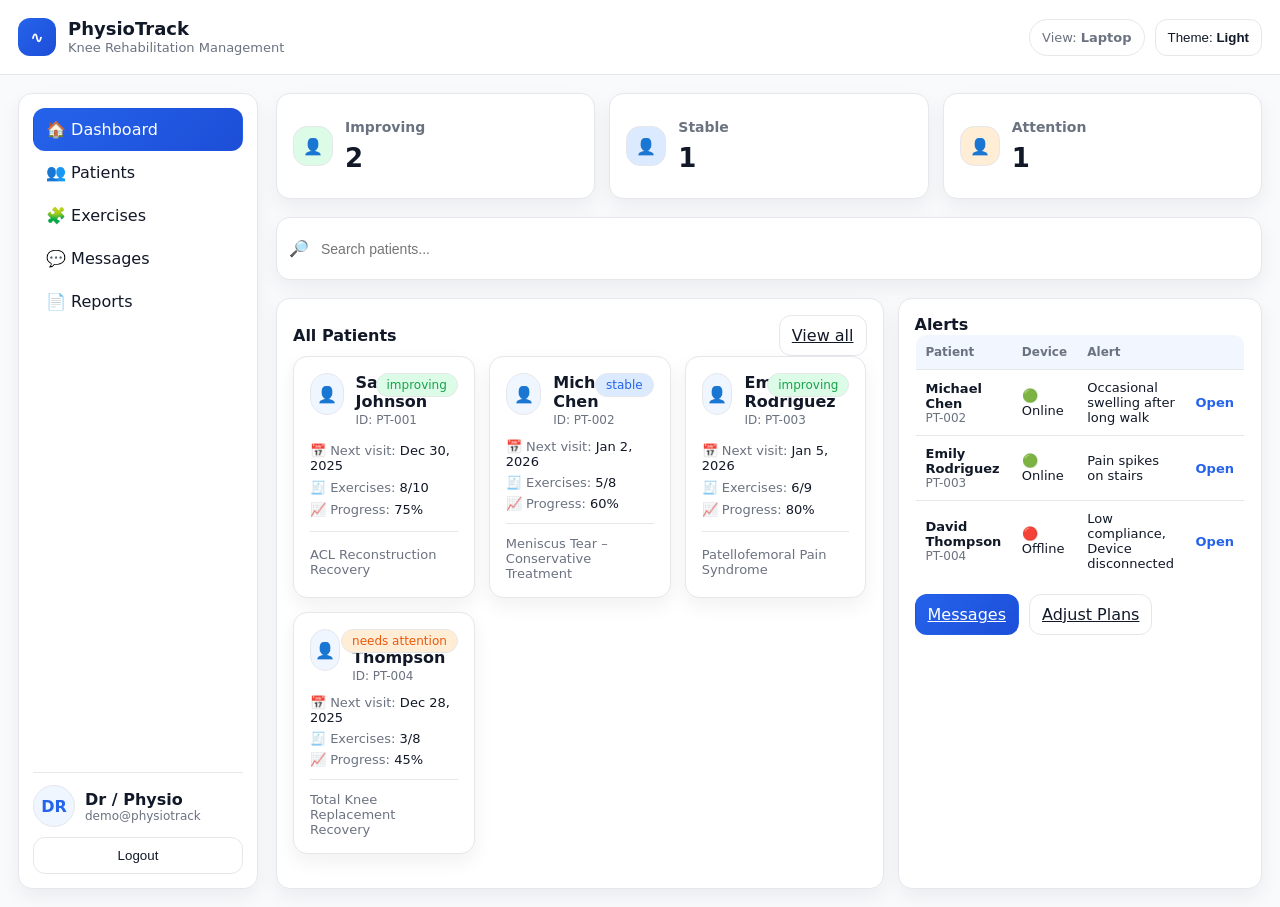
<file: index.html>
<!DOCTYPE html>
<html lang="en">
<head>
  <meta charset="UTF-8" />
  <title>PhysioTrack • Dashboard</title>
  <meta name="viewport" content="width=device-width, initial-scale=1.0" />

  <meta name="theme-color" content="#2563eb" />
  <meta name="description" content="Knee Rehabilitation Patient Management System" />
  <meta name="apple-mobile-web-app-capable" content="yes" />
  <meta name="apple-mobile-web-app-status-bar-style" content="default" />
  <meta name="apple-mobile-web-app-title" content="PhysioTrack" />
  
  <link rel="manifest" href="manifest.json" />
  <link rel="apple-touch-icon" href="icons/icon-192.png" />

  <link rel="stylesheet" href="css/style.css" />
</head>
<body>

<header class="header">
  <div class="header-inner">
    <div class="brand">
      <div class="brand-mark">∿</div>
      <div class="brand-title">
        <b>PhysioTrack</b>
        <span>Knee Rehabilitation Management</span>
      </div>
    </div>
    <div class="header-actions">
      <div class="pill">View: <b id="deviceHint">Laptop</b></div>
      <button class="icon-btn" id="btnTheme">Theme: <b id="themeLabel">Light</b></button>
    </div>
  </div>
</header>

<div class="shell">
  <aside class="sidebar">
    <nav class="nav">
      <a data-nav href="index.html" class="active">🏠 Dashboard</a>
      <a data-nav href="patients.html">👥 Patients</a>
      <a data-nav href="exercises.html">🧩 Exercises</a>
      <a data-nav href="messages.html">💬 Messages</a>
      <a data-nav href="reports.html">📄 Reports</a>
    </nav>
    <div class="sidebar-footer">
      <div class="userbox">
        <div class="avatar">DR</div>
        <div>
          <div style="font-weight:800">Dr / Physio</div>
          <div style="color:var(--muted);font-size:12px">demo@physiotrack</div>
        </div>
      </div>
      <button class="btn">Logout</button>
    </div>
  </aside>

  <main class="main">
    <section class="grid-3">
      <div class="card status">
        <div class="dot good">👤</div>
        <div><h3>Improving</h3><p class="big" id="countImproving">0</p></div>
      </div>
      <div class="card status">
        <div class="dot stable">👤</div>
        <div><h3>Stable</h3><p class="big" id="countStable">0</p></div>
      </div>
      <div class="card status">
        <div class="dot warn">👤</div>
        <div><h3>Attention</h3><p class="big" id="countAttention">0</p></div>
      </div>
    </section>

    <div class="searchbar">
      🔎
      <input id="searchInputHome" placeholder="Search patients..." />
    </div>

    <section class="grid-2">
      <div class="card">
        <div style="display:flex;justify-content:space-between;align-items:center">
          <h2 class="section-title">All Patients</h2>
          <a class="btn" href="patients.html">View all</a>
        </div>
        <div id="patientsGrid" class="patients-grid"></div>
      </div>

      <div class="card">
        <h2 class="section-title">Alerts</h2>
        <table class="table">
          <thead>
            <tr><th>Patient</th><th>Device</th><th>Alert</th><th></th></tr>
          </thead>
          <tbody id="alertsTableBody"></tbody>
        </table>
        <div style="height:12px"></div>
        <div style="display:flex;gap:10px">
          <a class="btn primary" href="messages.html">Messages</a>
          <a class="btn" href="exercises.html">Adjust Plans</a>
        </div>
      </div>
    </section>
  </main>
</div>

<nav class="mobile-nav">
  <div class="tabs">
    <a data-nav href="index.html" class="active">🏠<div>Home</div></a>
    <a data-nav href="patients.html">👥<div>Patients</div></a>
    <a data-nav href="exercises.html">🧩<div>Plans</div></a>
    <a data-nav href="messages.html">💬<div>Chat</div></a>
    <a data-nav href="reports.html">📄<div>Reports</div></a>
  </div>
</nav>

<div id="installBanner" style="display:none;position:fixed;bottom:80px;right:20px;z-index:9999;">
  <button id="installBtn" style="background:#2563eb;color:#fff;border:none;padding:12px 20px;border-radius:12px;font-weight:700;cursor:pointer;box-shadow: 0 4px 15px rgba(0,0,0,0.2);">
    📲 Install PhysioTrack App
  </button>
</div>

<script>
  // Service Worker Registration
  if ('serviceWorker' in navigator) {
    window.addEventListener('load', () => {
      navigator.serviceWorker.register('service-worker.js')
        .then(reg => console.log('✅ SW Registered'))
        .catch(err => console.log('❌ SW Error', err));
    });
  }

  // PWA Install Logic
  let deferredPrompt;
  const installBanner = document.getElementById('installBanner');
  
  window.addEventListener('beforeinstallprompt', (e) => {
    e.preventDefault();
    deferredPrompt = e;
    installBanner.style.display = 'block';
  });

  document.getElementById('installBtn').addEventListener('click', async () => {
    if (deferredPrompt) {
      deferredPrompt.prompt();
      const { outcome } = await deferredPrompt.userChoice;
      console.log(`User response to install: ${outcome}`);
      deferredPrompt = null;
      installBanner.style.display = 'none';
    }
  });
</script>

<script type="module" src="js/app.js"></script>
</body>
</html>
</file>
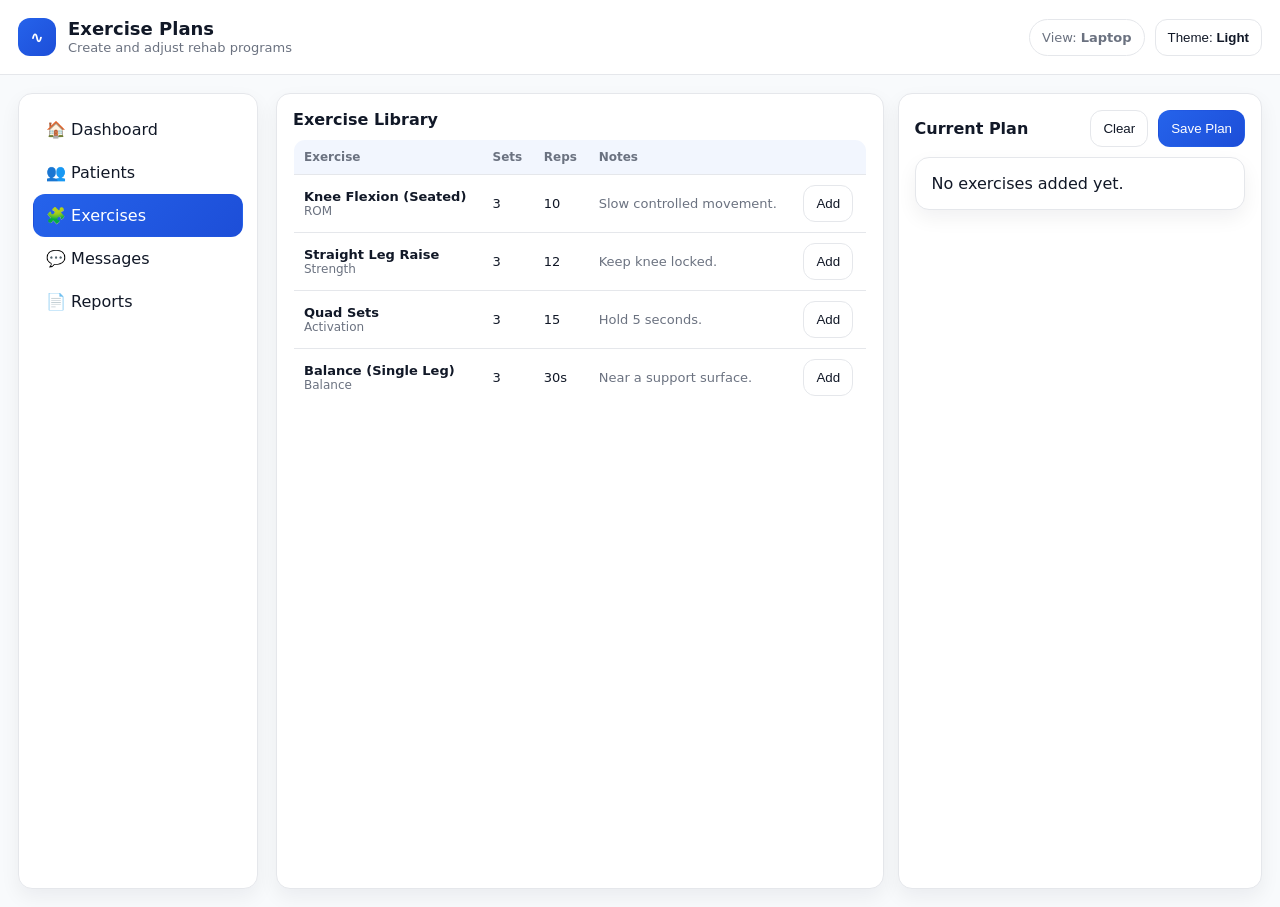
<file: exercises.html>
<!DOCTYPE html>
<html lang="en">
<head>
  <meta charset="UTF-8" />
  <title>PhysioTrack • Exercises</title>
  <meta name="viewport" content="width=device-width, initial-scale=1.0" />

  <meta name="theme-color" content="#2563eb" />
  <meta name="description" content="Knee Rehabilitation Patient Management System" />
  <meta name="apple-mobile-web-app-capable" content="yes" />
  <meta name="apple-mobile-web-app-status-bar-style" content="default" />
  <meta name="apple-mobile-web-app-title" content="PhysioTrack" />
  
  <link rel="manifest" href="manifest.json" />
  <link rel="apple-touch-icon" href="icons/icon-192.png" />

  <link rel="stylesheet" href="css/style.css" />
</head>
<body>

<header class="header">
  <div class="header-inner">
    <div class="brand">
      <div class="brand-mark">∿</div>
      <div class="brand-title">
        <b>Exercise Plans</b>
        <span id="exForPatient">Create and adjust rehab programs</span>
      </div>
    </div>
    <div class="header-actions">
      <div class="pill">View: <b id="deviceHint">Laptop</b></div>
      <button class="icon-btn" id="btnTheme">Theme: <b id="themeLabel">Light</b></button>
    </div>
  </div>
</header>

<div class="shell">
  <aside class="sidebar">
    <nav class="nav">
      <a data-nav href="index.html">🏠 Dashboard</a>
      <a data-nav href="patients.html">👥 Patients</a>
      <a data-nav href="exercises.html" class="active">🧩 Exercises</a>
      <a data-nav href="messages.html">💬 Messages</a>
      <a data-nav href="reports.html">📄 Reports</a>
    </nav>
  </aside>

  <main class="main">
    <section class="grid-2">
      <div class="card">
        <h2 class="section-title">Exercise Library</h2>
        <div style="height:10px"></div>
        <table class="table">
          <thead>
            <tr>
              <th>Exercise</th>
              <th>Sets</th>
              <th>Reps</th>
              <th>Notes</th>
              <th></th>
            </tr>
          </thead>
          <tbody id="exerciseLibrary"></tbody>
        </table>
      </div>

      <div class="card">
        <div style="display:flex;justify-content:space-between;align-items:center;gap:10px">
          <h2 class="section-title">Current Plan</h2>
          <div style="display:flex;gap:10px;flex-wrap:wrap;justify-content:flex-end">
            <button class="btn" id="btnClearPlan">Clear</button>
            <button class="btn primary" id="btnSavePlan">Save Plan</button>
          </div>
        </div>
        <div style="height:10px"></div>
        <div id="currentPlan" style="display:grid;gap:10px"></div>
      </div>
    </section>
  </main>
</div>

<nav class="mobile-nav">
  <div class="tabs">
    <a data-nav href="index.html">🏠<div>Home</div></a>
    <a data-nav href="patients.html">👥<div>Patients</div></a>
    <a data-nav href="exercises.html" class="active">🧩<div>Plans</div></a>
    <a data-nav href="messages.html">💬<div>Chat</div></a>
    <a data-nav href="reports.html">📄<div>Reports</div></a>
  </div>
</nav>

<script>
  // Service Worker Registration
  if ('serviceWorker' in navigator) {
    window.addEventListener('load', () => {
      navigator.serviceWorker.register('service-worker.js')
        .then(reg => console.log('✅ SW active on exercises page'))
        .catch(err => console.log('❌ SW Error:', err));
    });
  }
</script>

<script type="module" src="js/app.js"></script>
</body>
</html>
</file>
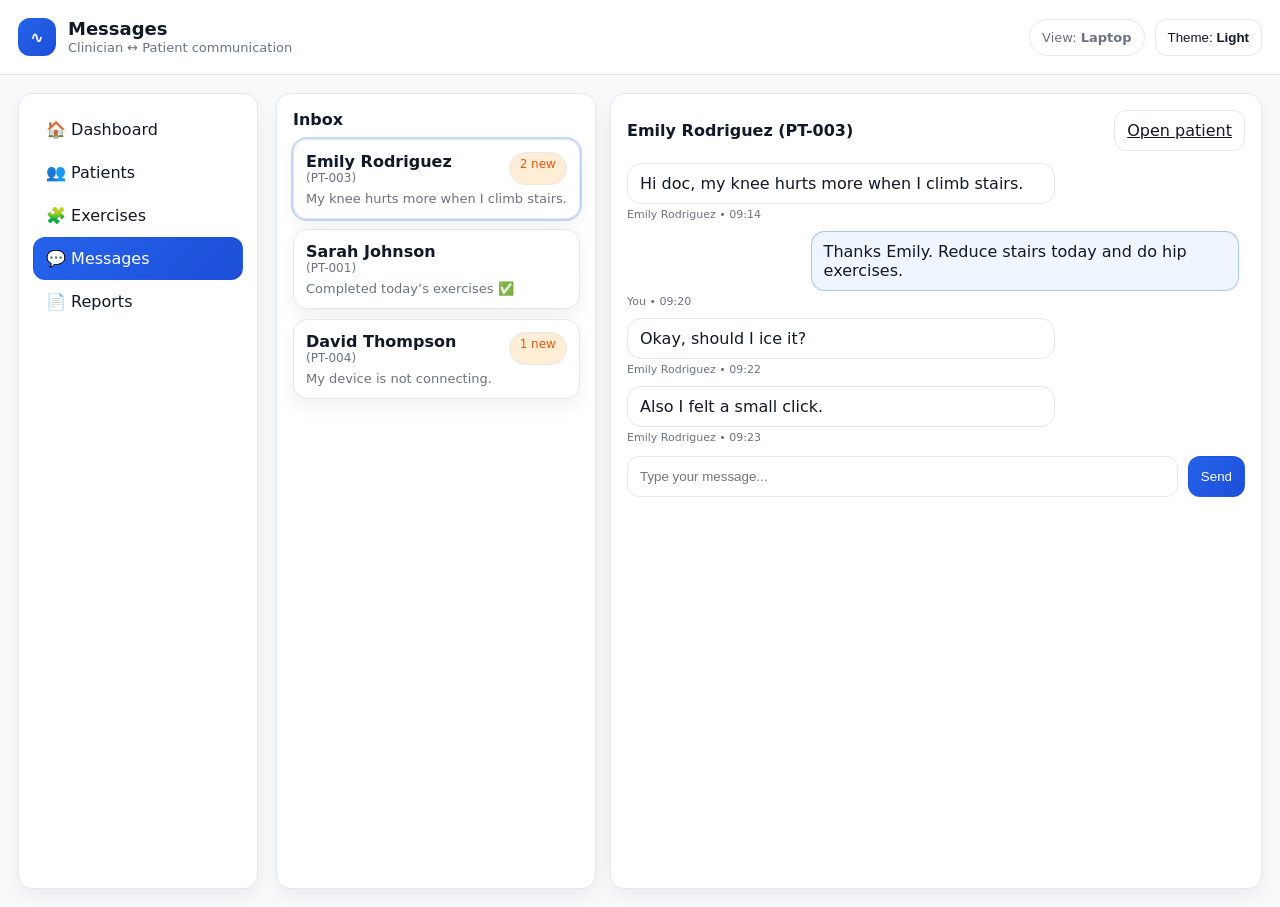
<file: messages.html>
<!DOCTYPE html>
<html lang="en">
<head>
  <meta charset="UTF-8" />
  <title>PhysioTrack • Messages</title>
  <meta name="viewport" content="width=device-width, initial-scale=1.0" />
  <link rel="stylesheet" href="css/style.css" />
</head>
<body>

<header class="header">
  <div class="header-inner">
    <div class="brand">
      <div class="brand-mark">∿</div>
      <div class="brand-title">
        <b>Messages</b>
        <span>Clinician ↔ Patient communication</span>
      </div>
    </div>
    <div class="header-actions">
      <div class="pill">View: <b id="deviceHint">Laptop</b></div>
      <button class="icon-btn" id="btnTheme">Theme: <b id="themeLabel">Light</b></button>
    </div>
  </div>
</header>

<div class="shell">
  <aside class="sidebar">
    <nav class="nav">
      <a data-nav href="index.html">🏠 Dashboard</a>
      <a data-nav href="patients.html">👥 Patients</a>
      <a data-nav href="exercises.html">🧩 Exercises</a>
      <a data-nav href="messages.html" class="active">💬 Messages</a>
      <a data-nav href="reports.html">📄 Reports</a>
    </nav>
  </aside>

  <main class="main">
    <section class="msg-layout">
      <div class="card">
        <h2 class="section-title">Inbox</h2>
        <div style="height:10px"></div>
        <div id="inboxList" style="display:grid;gap:10px"></div>
      </div>

      <div class="card">
        <div style="display:flex;justify-content:space-between;align-items:center;gap:10px">
          <h2 class="section-title" id="chatTitle">—</h2>
          <a class="btn" href="patients.html">Open patient</a>
        </div>

        <div style="height:12px"></div>
        <div class="thread" id="thread"></div>

        <div class="chat-input">
          <input id="chatText" placeholder="Type your message..." />
          <button class="btn primary" id="btnSend">Send</button>
        </div>
      </div>
    </section>
  </main>
</div>

<nav class="mobile-nav">
  <div class="tabs">
    <a data-nav href="index.html">🏠<div>Home</div></a>
    <a data-nav href="patients.html">👥<div>Patients</div></a>
    <a data-nav href="exercises.html">🧩<div>Plans</div></a>
    <a data-nav href="messages.html" class="active">💬<div>Chat</div></a>
    <a data-nav href="reports.html">📄<div>Reports</div></a>
  </div>
</nav>

<script type="module" src="js/app.js"></script>
</body>
</html>
</file>
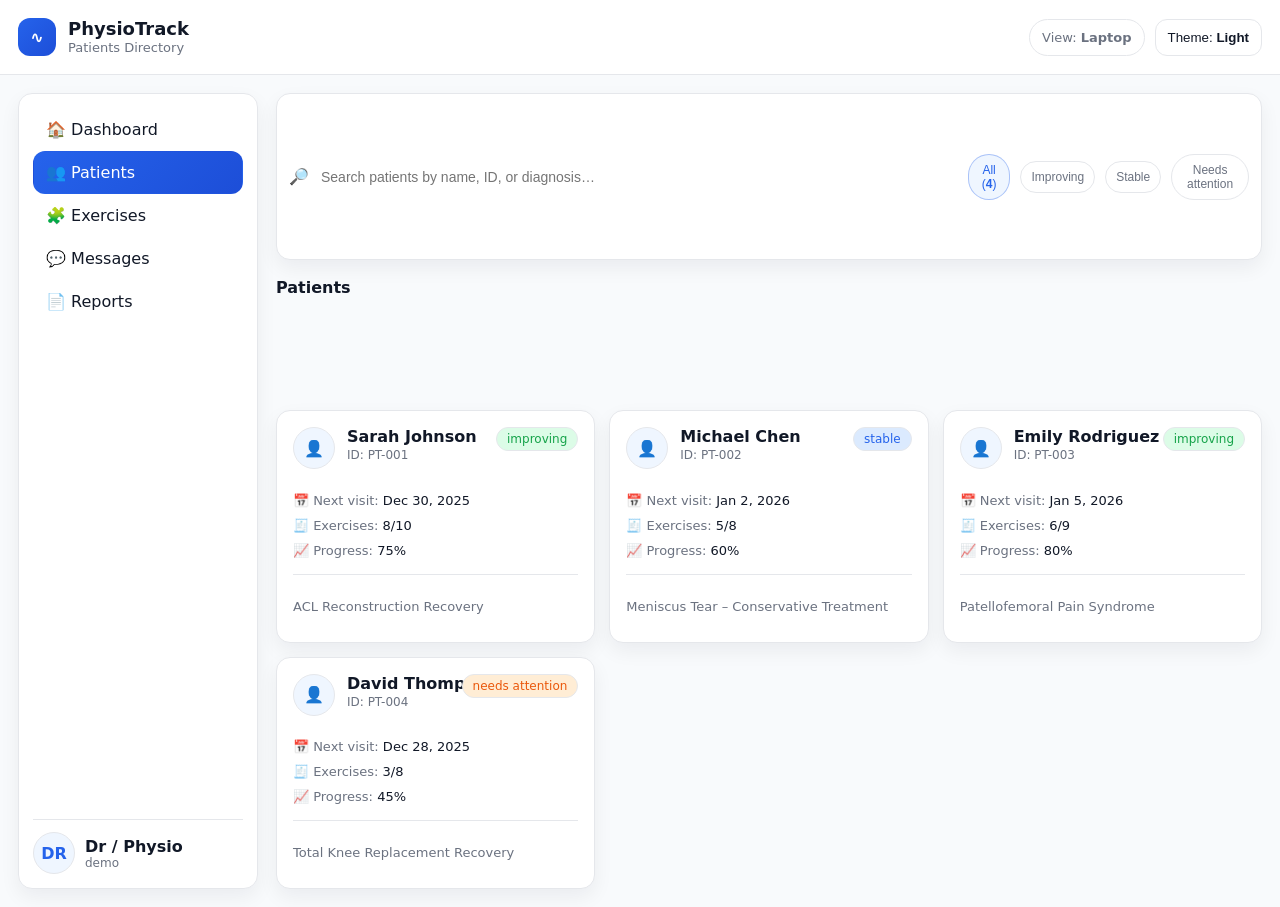
<file: patients.html>
<!DOCTYPE html>
<html lang="en">
<head>
  <meta charset="UTF-8" />
  <title>PhysioTrack • Patients</title>
  <meta name="viewport" content="width=device-width, initial-scale=1.0" />
  <link rel="stylesheet" href="css/style.css" />
</head>
<body>

<header class="header">
  <div class="header-inner">
    <div class="brand">
      <div class="brand-mark">∿</div>
      <div class="brand-title">
        <b>PhysioTrack</b>
        <span>Patients Directory</span>
      </div>
    </div>
    <div class="header-actions">
      <div class="pill">View: <b id="deviceHint">Laptop</b></div>
      <button class="icon-btn" id="btnTheme">Theme: <b id="themeLabel">Light</b></button>
    </div>
  </div>
</header>

<div class="shell">
  <aside class="sidebar">
    <nav class="nav">
      <a data-nav href="index.html">🏠 Dashboard</a>
      <a data-nav href="patients.html" class="active">👥 Patients</a>
      <a data-nav href="exercises.html">🧩 Exercises</a>
      <a data-nav href="messages.html">💬 Messages</a>
      <a data-nav href="reports.html">📄 Reports</a>
    </nav>
    <div class="sidebar-footer">
      <div class="userbox">
        <div class="avatar">DR</div>
        <div>
          <div style="font-weight:800">Dr / Physio</div>
          <div style="color:var(--muted);font-size:12px">demo</div>
        </div>
      </div>
    </div>
  </aside>

  <main class="main">
    <div class="searchbar">
      🔎
      <input id="searchInput" placeholder="Search patients by name, ID, or diagnosis…" />
      <button class="chip active" data-filter="all">All (<b id="patientsCount">0</b>)</button>
      <button class="chip" data-filter="improving">Improving</button>
      <button class="chip" data-filter="stable">Stable</button>
      <button class="chip" data-filter="needs-attention">Needs attention</button>
    </div>

    <h2 class="section-title">Patients</h2>
    <section class="patients-grid" id="patientsGrid"></section>
  </main>
</div>

<nav class="mobile-nav">
  <div class="tabs">
    <a data-nav href="index.html">🏠<div>Home</div></a>
    <a data-nav href="patients.html" class="active">👥<div>Patients</div></a>
    <a data-nav href="exercises.html">🧩<div>Plans</div></a>
    <a data-nav href="messages.html">💬<div>Chat</div></a>
    <a data-nav href="reports.html">📄<div>Reports</div></a>
  </div>
</nav>

<script type="module" src="js/app.js"></script>
</body>
</html>
</file>
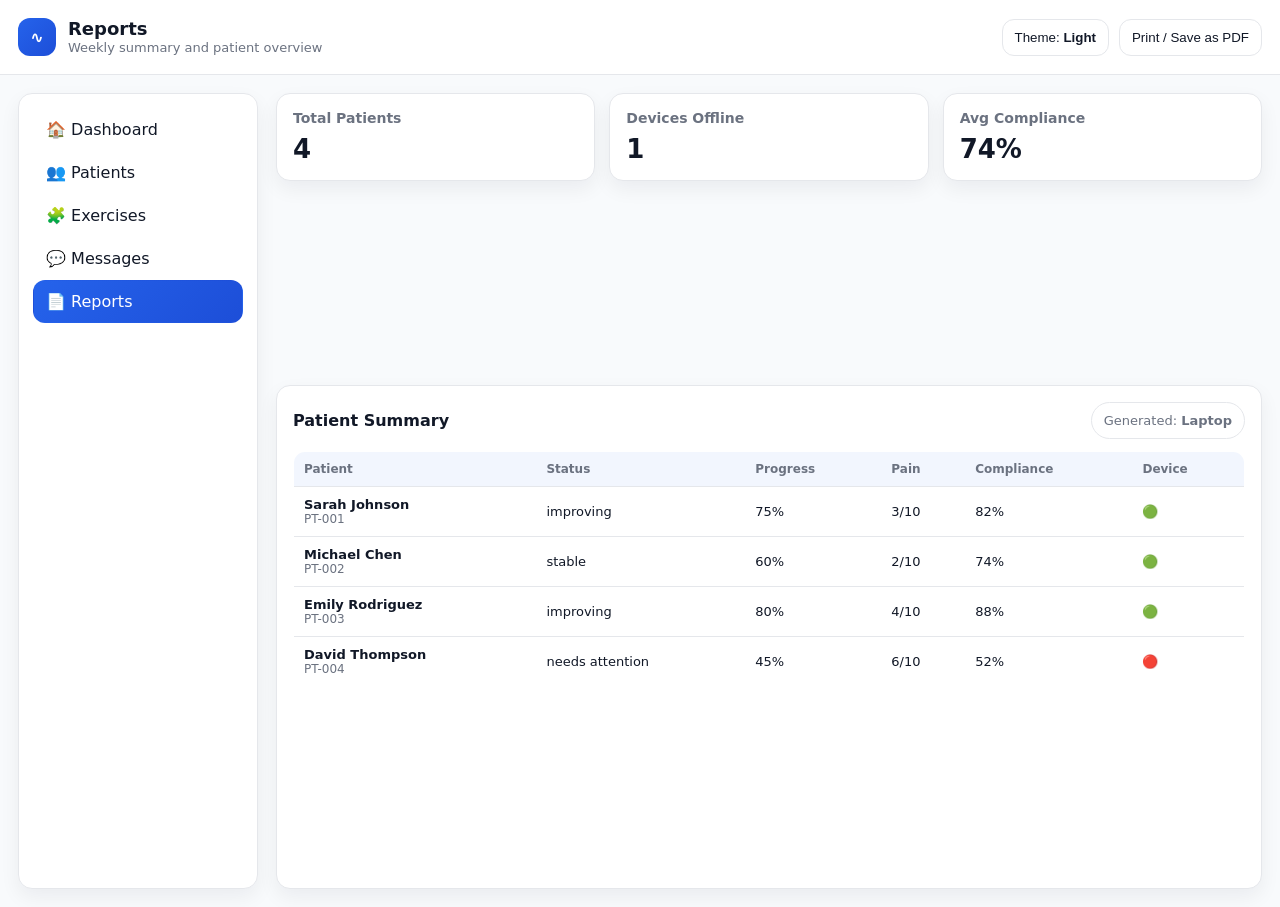
<file: reports.html>
<!DOCTYPE html>
<html lang="en">
<head>
  <meta charset="UTF-8" />
  <title>PhysioTrack • Reports</title>
  <meta name="viewport" content="width=device-width, initial-scale=1.0" />
  <link rel="stylesheet" href="css/style.css" />
  <style>
    /* Print styling */
    @media print{
      .sidebar,.mobile-nav,.header .header-actions,#btnPrint{ display:none !important; }
      body{ background:#fff; }
      .shell{ display:block; padding:0; }
      .main{ padding:0; }
      .card{ box-shadow:none !important; }
    }
  </style>
</head>
<body>

<header class="header">
  <div class="header-inner">
    <div class="brand">
      <div class="brand-mark">∿</div>
      <div class="brand-title">
        <b>Reports</b>
        <span>Weekly summary and patient overview</span>
      </div>
    </div>
    <div class="header-actions">
      <button class="icon-btn" id="btnTheme">Theme: <b id="themeLabel">Light</b></button>
      <button class="icon-btn" id="btnPrint">Print / Save as PDF</button>
    </div>
  </div>
</header>

<div class="shell">
  <aside class="sidebar">
    <nav class="nav">
      <a data-nav href="index.html">🏠 Dashboard</a>
      <a data-nav href="patients.html">👥 Patients</a>
      <a data-nav href="exercises.html">🧩 Exercises</a>
      <a data-nav href="messages.html">💬 Messages</a>
      <a data-nav href="reports.html" class="active">📄 Reports</a>
    </nav>
  </aside>

  <main class="main">
    <div id="reportSummary"></div>

    <div class="card">
      <div style="display:flex;justify-content:space-between;align-items:center;gap:10px">
        <h2 class="section-title">Patient Summary</h2>
        <div class="pill">Generated: <b id="deviceHint">—</b></div>
      </div>

      <div style="height:12px"></div>

      <table class="table">
        <thead>
          <tr>
            <th>Patient</th>
            <th>Status</th>
            <th>Progress</th>
            <th>Pain</th>
            <th>Compliance</th>
            <th>Device</th>
          </tr>
        </thead>
        <tbody id="reportTableBody"></tbody>
      </table>
    </div>
  </main>
</div>

<nav class="mobile-nav">
  <div class="tabs">
    <a data-nav href="index.html">🏠<div>Home</div></a>
    <a data-nav href="patients.html">👥<div>Patients</div></a>
    <a data-nav href="exercises.html">🧩<div>Plans</div></a>
    <a data-nav href="messages.html">💬<div>Chat</div></a>
    <a data-nav href="reports.html" class="active">📄<div>Reports</div></a>
  </div>
</nav>

<script type="module" src="js/app.js"></script>
</body>
</html>
</file>
<file: css/style.css>
:root{
  --bg:#f8fafc;
  --panel:#ffffff;
  --text:#111827;
  --muted:#6b7280;
  --border:#e5e7eb;

  --primary:#2563eb;
  --primary-700:#1d4ed8;
  --primary-50:#eff6ff;

  --good:#16a34a;
  --good-bg:#dcfce7;

  --stable:#2563eb;
  --stable-bg:#dbeafe;

  --warn:#ea580c;
  --warn-bg:#ffedd5;

  --shadow: 0 8px 20px rgba(17,24,39,.06);
  --radius:14px;
}

[data-theme="dark"]{
  --bg:#0b1220;
  --panel:#0f172a;
  --text:#e5e7eb;
  --muted:#9ca3af;
  --border:#23314a;

  --primary:#60a5fa;
  --primary-700:#3b82f6;
  --primary-50:#0b2347;

  --good:#22c55e;
  --good-bg:#052a18;

  --stable:#60a5fa;
  --stable-bg:#0b2347;

  --warn:#fb923c;
  --warn-bg:#2a1605;

  --shadow: 0 10px 22px rgba(0,0,0,.25);
}

*{ box-sizing:border-box; }
html,body{ height:100%; }
body{
  margin:0;
  background:var(--bg);
  color:var(--text);
  font-family: ui-sans-serif, system-ui, -apple-system, Segoe UI, Roboto, Arial, "Apple Color Emoji", "Segoe UI Emoji";
}

/* Layout */
.header{
  position:sticky;
  top:0;
  z-index:50;
  background:var(--panel);
  border-bottom:1px solid var(--border);
}
.header-inner{
  max-width:1280px;
  margin:0 auto;
  padding:18px 18px;
  display:flex;
  align-items:center;
  justify-content:space-between;
  gap:12px;
}
.brand{
  display:flex;
  align-items:center;
  gap:12px;
}
.brand-mark{
  width:38px;height:38px;
  border-radius:12px;
  background:linear-gradient(135deg,var(--primary),var(--primary-700));
  display:grid;
  place-items:center;
  color:white;
  font-weight:800;
}
.brand-title{
  display:flex;
  flex-direction:column;
  line-height:1.2;
}
.brand-title b{ font-size:18px; }
.brand-title span{ font-size:13px; color:var(--muted); }

.header-actions{
  display:flex;
  align-items:center;
  gap:10px;
}
.icon-btn{
  border:1px solid var(--border);
  background:var(--panel);
  color:var(--text);
  padding:10px 12px;
  border-radius:12px;
  cursor:pointer;
  box-shadow:none;
}
.icon-btn:hover{ border-color:rgba(37,99,235,.35); }
.pill{
  border:1px solid var(--border);
  background:var(--panel);
  padding:10px 12px;
  border-radius:999px;
  color:var(--muted);
  font-size:13px;
}

.shell{
  max-width:1280px;
  margin:0 auto;
  padding:18px;
  display:grid;
  grid-template-columns: 240px 1fr;
  gap:18px;
}

/* Sidebar */
.sidebar{
  position:sticky;
  top:86px;
  align-self:start;
  height: calc(100vh - 104px);
  padding:14px;
  background:var(--panel);
  border:1px solid var(--border);
  border-radius:var(--radius);
  box-shadow:var(--shadow);
  display:flex;
  flex-direction:column;
  gap:10px;
}
.nav a{
  display:flex;
  align-items:center;
  gap:10px;
  padding:11px 12px;
  border-radius:12px;
  text-decoration:none;
  color:var(--text);
  border:1px solid transparent;
}
.nav a small{ color:var(--muted); }
.nav a:hover{
  background:var(--primary-50);
  border-color: rgba(37,99,235,.25);
}
.nav a.active{
  background:linear-gradient(135deg,var(--primary),var(--primary-700));
  color:#fff;
}
.nav a.active small{ color:rgba(255,255,255,.85); }
.sidebar-footer{
  margin-top:auto;
  border-top:1px solid var(--border);
  padding-top:12px;
  display:grid;
  gap:10px;
}
.userbox{
  display:flex;
  gap:10px;
  align-items:center;
}
.avatar{
  width:42px;height:42px;
  border-radius:999px;
  background:var(--primary-50);
  display:grid;
  place-items:center;
  color:var(--primary);
  font-weight:700;
  border:1px solid var(--border);
}

/* Main content */
.main{
  display:grid;
  gap:18px;
}

.grid-3{
  display:grid;
  grid-template-columns: repeat(3, 1fr);
  gap:14px;
}

.card{
  background:var(--panel);
  border:1px solid var(--border);
  border-radius:var(--radius);
  box-shadow:var(--shadow);
  padding:16px;
}
.card h3{ margin:0 0 8px 0; font-size:14px; color:var(--muted); font-weight:600; }
.card .big{
  font-size:26px;
  font-weight:800;
  margin:0;
}

.status{
  display:flex;
  align-items:center;
  gap:12px;
}
.status .dot{
  width:40px;height:40px;border-radius:14px;
  display:grid;place-items:center;
  border:1px solid var(--border);
}
.dot.good{ background:var(--good-bg); color:var(--good); }
.dot.stable{ background:var(--stable-bg); color:var(--stable); }
.dot.warn{ background:var(--warn-bg); color:var(--warn); }

.searchbar{
  display:flex;
  gap:10px;
  align-items:center;
  padding:12px 12px;
  border:1px solid var(--border);
  background:var(--panel);
  border-radius:var(--radius);
  box-shadow:var(--shadow);
}
.searchbar input{
  width:100%;
  border:0;
  outline:0;
  background:transparent;
  color:var(--text);
  font-size:14px;
}
.searchbar .chip{
  border:1px solid var(--border);
  background:var(--panel);
  border-radius:999px;
  padding:8px 10px;
  font-size:12px;
  color:var(--muted);
  cursor:pointer;
}
.searchbar .chip.active{
  background:var(--primary-50);
  color:var(--primary);
  border-color: rgba(37,99,235,.35);
}

/* Patients grid */
.section-title{
  margin:0;
  font-size:16px;
  font-weight:800;
}
.patients-grid{
  display:grid;
  grid-template-columns: repeat(3, 1fr);
  gap:14px;
}
.patient-card{
  background:var(--panel);
  border:1px solid var(--border);
  border-radius:var(--radius);
  box-shadow:var(--shadow);
  padding:16px;
  display:grid;
  gap:12px;
  cursor:pointer;
  transition: transform .08s ease;
}
.patient-card:hover{ transform: translateY(-2px); }
.patient-top{
  display:flex;
  gap:12px;
  align-items:flex-start;
  position:relative;
}
.patient-id{
  color:var(--muted);
  font-size:12px;
  margin-top:2px;
}
.badge{
  position:absolute;
  right:0; top:0;
  border-radius:999px;
  padding:4px 10px;
  font-size:12px;
  border:1px solid var(--border);
  text-transform: lowercase;
}
.badge.good{ background:var(--good-bg); color:var(--good); }
.badge.stable{ background:var(--stable-bg); color:var(--stable); }
.badge.warn{ background:var(--warn-bg); color:var(--warn); }

.kv{
  list-style:none;
  padding:0;margin:0;
  display:grid;
  gap:6px;
  font-size:13px;
  color:var(--text);
}
.kv span{ color:var(--muted); }

.divider{
  height:1px;
  background:var(--border);
}
.diagnosis{
  font-size:13px;
  color:var(--muted);
}

/* Two-column dashboard sections */
.grid-2{
  display:grid;
  grid-template-columns: 1.25fr .75fr;
  gap:14px;
}

/* Tables */
.table{
  width:100%;
  border-collapse:collapse;
  overflow:hidden;
  border-radius:12px;
  border:1px solid var(--border);
}
.table th{
  text-align:left;
  font-size:12px;
  color:var(--muted);
  font-weight:700;
  background:rgba(37,99,235,.06);
  padding:10px;
  border-bottom:1px solid var(--border);
}
.table td{
  padding:10px;
  border-bottom:1px solid var(--border);
  font-size:13px;
}
.table tr:last-child td{ border-bottom:none; }
.table a{
  color:var(--primary);
  text-decoration:none;
  font-weight:700;
}

/* Buttons */
.btn{
  border:1px solid var(--border);
  background:var(--panel);
  color:var(--text);
  border-radius:12px;
  padding:10px 12px;
  cursor:pointer;
}
.btn.primary{
  background:linear-gradient(135deg,var(--primary),var(--primary-700));
  color:#fff;
  border-color:transparent;
}
.btn:hover{ border-color: rgba(37,99,235,.35); }
.btn.primary:hover{ filter:brightness(1.02); }

/* Messages */
.msg-layout{
  display:grid;
  grid-template-columns: 320px 1fr;
  gap:14px;
}
.thread{
  display:flex;
  flex-direction:column;
  gap:10px;
  max-height:520px;
  overflow:auto;
  padding-right:6px;
}
.thread .bubble{
  max-width: 70%;
  padding:10px 12px;
  border-radius:14px;
  border:1px solid var(--border);
  background:var(--panel);
  color:var(--text);
}
.thread .bubble.me{
  margin-left:auto;
  background:var(--primary-50);
  border-color: rgba(37,99,235,.35);
}
.thread .meta{
  font-size:11px;
  color:var(--muted);
  margin-top:4px;
}
.chat-input{
  display:flex;
  gap:10px;
  margin-top:12px;
}
.chat-input input{
  flex:1;
  padding:12px;
  border-radius:12px;
  border:1px solid var(--border);
  background:var(--panel);
  color:var(--text);
}

/* Mobile bottom nav */
.mobile-nav{
  display:none;
  position:fixed;
  bottom:0;
  left:0; right:0;
  z-index:60;
  background:var(--panel);
  border-top:1px solid var(--border);
  padding:10px 10px;
}
.mobile-nav .tabs{
  display:grid;
  grid-template-columns: repeat(5, 1fr);
  gap:8px;
}
.mobile-nav a{
  text-decoration:none;
  color:var(--muted);
  font-size:12px;
  display:grid;
  place-items:center;
  padding:8px 6px;
  border-radius:12px;
  border:1px solid transparent;
}
.mobile-nav a.active{
  color:var(--primary);
  background:var(--primary-50);
  border-color: rgba(37,99,235,.25);
}

/* Responsive */
@media (max-width: 1100px){
  .patients-grid{ grid-template-columns: repeat(2, 1fr); }
  .grid-3{ grid-template-columns: repeat(2, 1fr); }
  .grid-2{ grid-template-columns: 1fr; }
  .msg-layout{ grid-template-columns: 1fr; }
}

@media (max-width: 820px){
  .shell{
    grid-template-columns: 1fr;
  }
  .sidebar{
    display:none;
  }
  .mobile-nav{
    display:block;
  }
  .main{ padding-bottom:86px; }
  .patients-grid{ grid-template-columns: 1fr; }
  .grid-3{ grid-template-columns: 1fr; }
}
</file>
